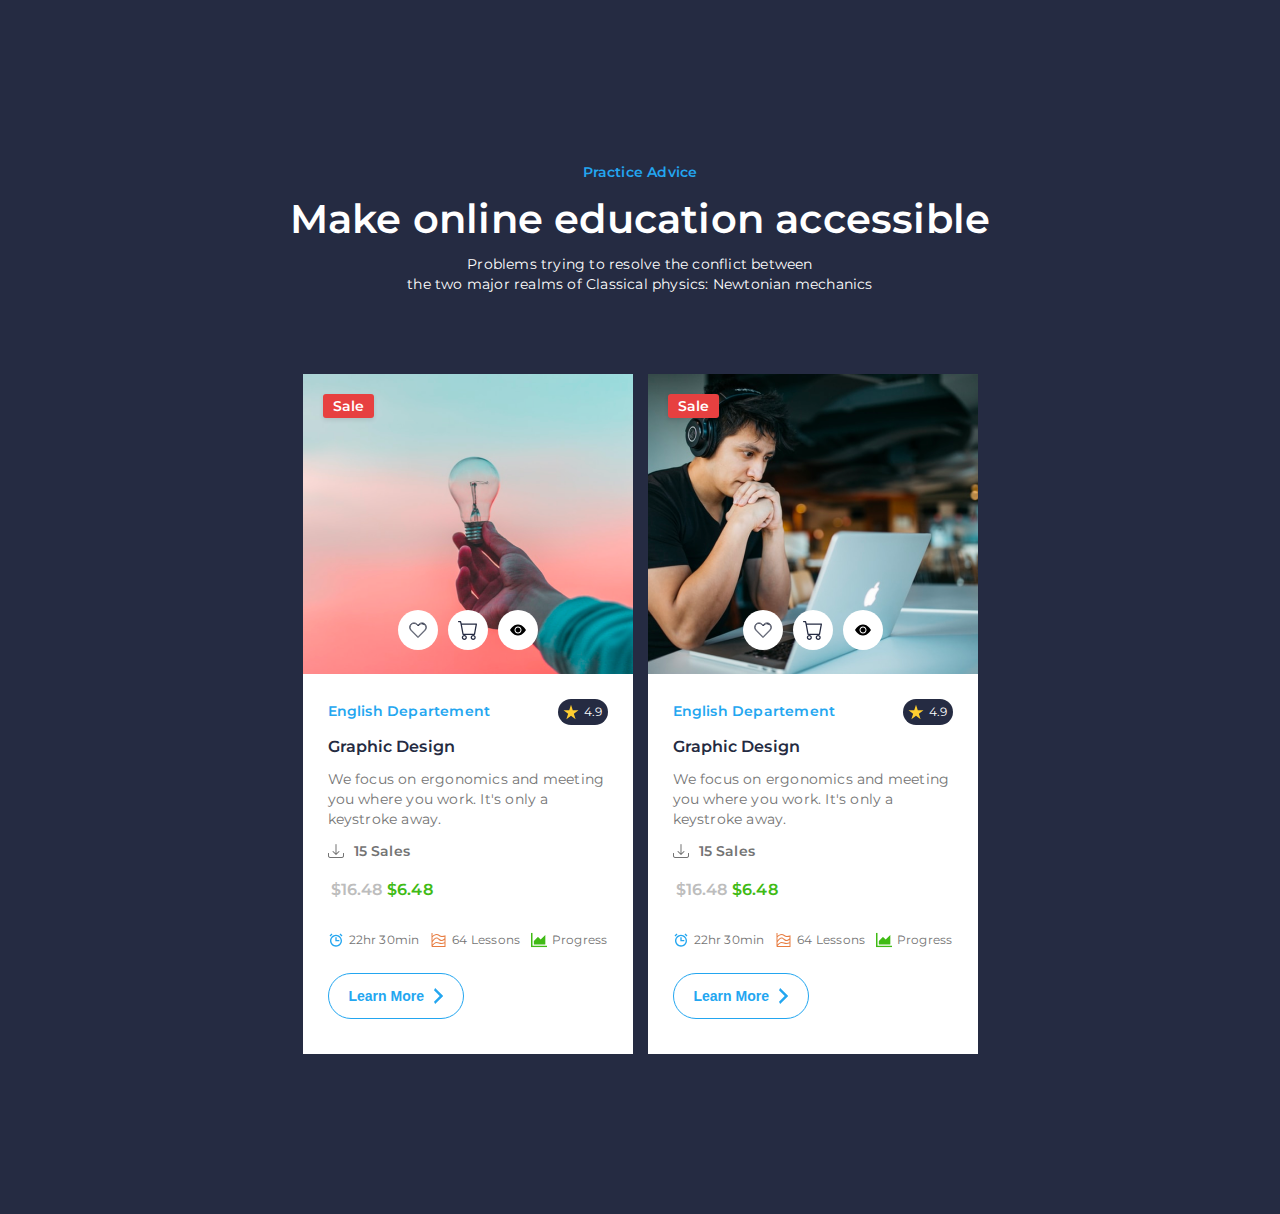
<file: index.html>
<html>
<head>
    <meta charset="UTF-8">
    <meta name="viewport"
          content="width=device-width, user-scalable=no, initial-scale=1.0, maximum-scale=1.0, minimum-scale=1.0">
    <meta http-equiv="X-UA-Compatible" content="ie=edge">
    <link rel="stylesheet" type="text/css" href="assets/styles/font.css">
    <link rel="stylesheet" type="text/css" href="assets/styles/reset.css">
    <link rel="stylesheet" type="text/css" href="assets/styles/style.css">
    <title>Document</title>
</head>
<body>
    <main class="section">
        <div class="section-header section__section-header">
            <span class="section-header__title">Practice Advice</span>
            <span class="section-header__header">Make online education accessible</span>
            <span class="section-header__subheader">
                Problems trying to resolve the conflict between<br />
                the two major realms of Classical physics: Newtonian mechanics
            </span>
        </div>

        <div class="course-carousel section__course-carousel">
            <div class="course-item">
                <div class="course-item__header">
                    <img class="course-item__image" src="assets/images/course-1.png" />
                    <div class="course-item__sale">Sale</div>
                    <div class="course-item__actions">
                        <div class="icon-button">
                            <img class="icon-button__icon" src="assets/icons/like.svg" />
                        </div>
                        <div class="icon-button">
                            <img class="icon-button__icon" src="assets/icons/cart.svg" />
                        </div>
                        <div class="icon-button">
                            <img class="icon-button__icon" src="assets/icons/view.svg"/>
                        </div>
                    </div>
                </div>
                <div class="course-item__content">
                    <div class="course-item__content-header">
                        <span class="course-item__name">English Departement</span>
                        <div class="rating">4.9</div>
                    </div>
                    <span class="course-item__subheader">
                        Graphic Design
                    </span>
                    <p class="course-item__description">
                        We focus on ergonomics and meeting
                        you where you work. It's only a
                        keystroke away.
                    </p>
                    <div class="course-item__sales">
                        <img src="assets/icons/sales.svg" />
                        <span class="course-item__sales-value">15 Sales</span>
                    </div>
                    <div class="course-item__prices">
                        <span class="course-item__price course-item__price_muted">$16.48</span>
                        <span class="course-item__price">$6.48</span>
                    </div>
                    <div class="course-item__info">
                        <div class="course-item__info-item">
                            <img src="assets/icons/clock.svg" />
                            <span class="course-item__info-title">22hr 30min</span>
                        </div>
                        <div class="course-item__info-item">
                            <img src="assets/icons/lessons.svg" />
                            <span class="course-item__info-title">64 Lessons</span>
                        </div>
                        <div class="course-item__info-item">
                            <img src="assets/icons/progress.svg" />
                            <span class="course-item__info-title">Progress</span>
                        </div>
                    </div>
                    <button class="outline-button course-item__outline-button outline-button_arrow">
                        Learn More
                    </button>
                </div>
            </div>
            <div class="course-item">
                <div class="course-item__header">
                    <img class="course-item__image" src="assets/images/course-2.png" />
                    <div class="course-item__sale">Sale</div>
                    <div class="course-item__actions">
                        <div class="icon-button">
                            <img class="icon-button__icon" src="assets/icons/like.svg" />
                        </div>
                        <div class="icon-button">
                            <img class="icon-button__icon" src="assets/icons/cart.svg" />
                        </div>
                        <div class="icon-button">
                            <img class="icon-button__icon" src="assets/icons/view.svg"/>
                        </div>
                    </div>
                </div>
                <div class="course-item__content">
                    <div class="course-item__content-header">
                        <span class="course-item__name">English Departement</span>
                        <div class="rating">4.9</div>
                    </div>
                    <span class="course-item__subheader">
                        Graphic Design
                    </span>
                    <p class="course-item__description">
                        We focus on ergonomics and meeting
                        you where you work. It's only a
                        keystroke away.
                    </p>
                    <div class="course-item__sales">
                        <img src="assets/icons/sales.svg" />
                        <span class="course-item__sales-value">15 Sales</span>
                    </div>
                    <div class="course-item__prices">
                        <span class="course-item__price course-item__price_muted">$16.48</span>
                        <span class="course-item__price">$6.48</span>
                    </div>
                    <div class="course-item__info">
                        <div class="course-item__info-item">
                            <img src="assets/icons/clock.svg" />
                            <span class="course-item__info-title">22hr 30min</span>
                        </div>
                        <div class="course-item__info-item">
                            <img src="assets/icons/lessons.svg" />
                            <span class="course-item__info-title">64 Lessons</span>
                        </div>
                        <div class="course-item__info-item">
                            <img src="assets/icons/progress.svg" />
                            <span class="course-item__info-title">Progress</span>
                        </div>
                    </div>
                    <button class="outline-button course-item__outline-button outline-button_arrow">
                        Learn More
                    </button>
                </div>
            </div>
        </div>
    </main>
</body>
</html>
</file>
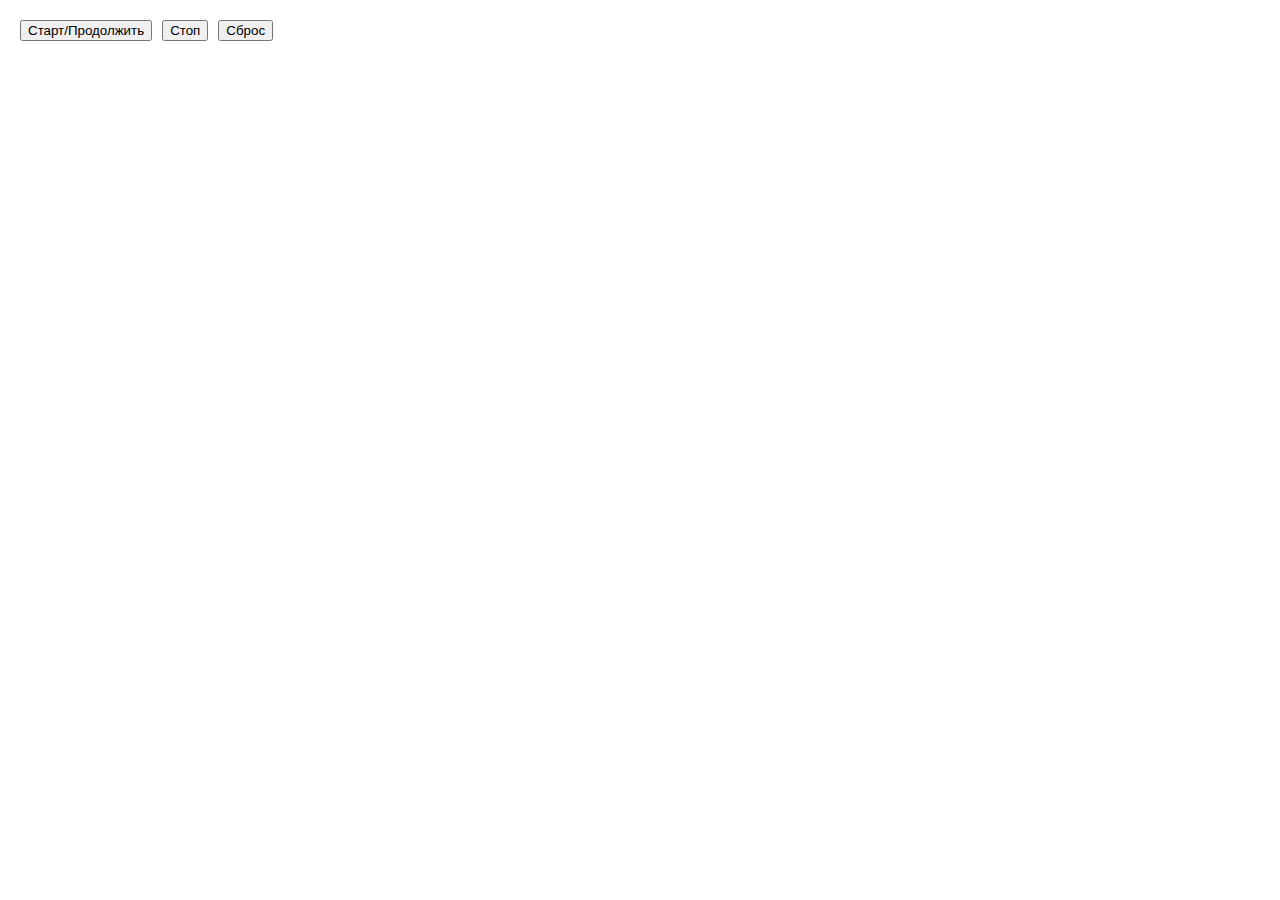
<file: timer.html>
<html>
<head>
    <meta charset="UTF-8">
    <meta name="viewport"
          content="width=device-width, user-scalable=no, initial-scale=1.0, maximum-scale=1.0, minimum-scale=1.0">
    <meta http-equiv="X-UA-Compatible" content="ie=edge">
    <link rel="stylesheet" href="assets/styles/reset.css">
    <link rel="stylesheet" href="assets/styles/timer.css">
    <title>Document</title>
</head>
<body>
    <script src="assets/js/timer.js"></script>
    <div id="timer-container" class="hidden">
        Оставшееся время: <span id="timer-value" class="timer-value"></span> секунд(а)
    </div>
    <div class="buttons">
        <button id="start">Старт/Продолжить</button>
        <button id="stop">Стоп</button>
        <button id="reset">Сброс</button>
    </div>
</body>
</html>
</file>
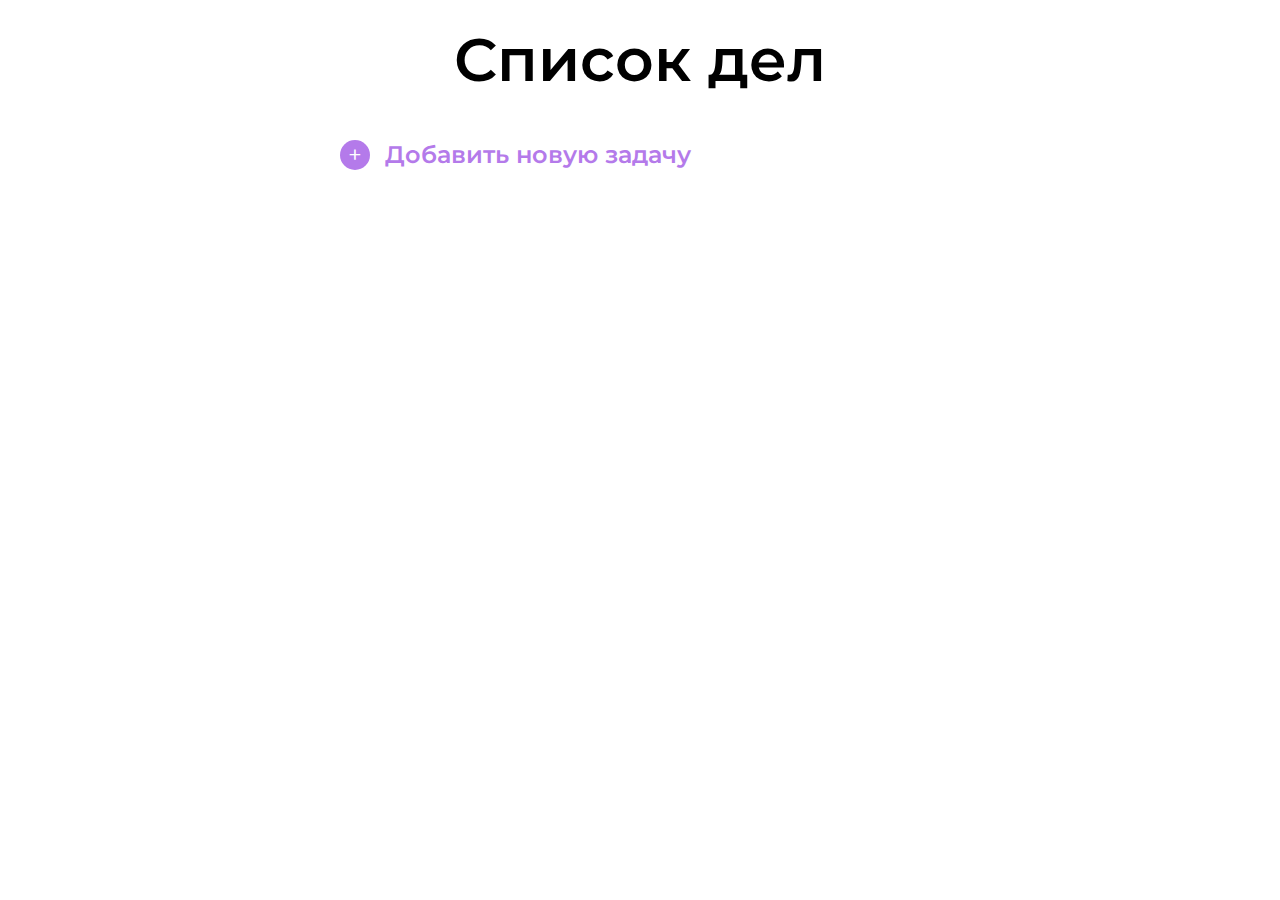
<file: todo.html>
<html>
<head>
    <meta charset="UTF-8">
    <meta name="viewport"
          content="width=device-width, user-scalable=no, initial-scale=1.0, maximum-scale=1.0, minimum-scale=1.0">
    <meta http-equiv="X-UA-Compatible" content="ie=edge">
    <link rel="stylesheet" href="assets/styles/font.css">
    <link rel="stylesheet" href="assets/styles/reset.css">
    <link rel="stylesheet" href="assets/styles/todo.css">
    <title>Document</title>
</head>
<body>
    <div class="wrapper">
        <h1 class="title">Список дел</h1>
        <div class="new-task wrapper__new-task">
            <span class="new-task__icon">+</span>
            <span class="new-task__label" id="new-task-add">Добавить новую задачу</span>
        </div>
        <div class="tasks wrapper__tasks" id="tasks">
<!--            <div class="tasks__item tasks__item_done">-->
<!--                <img class="tasks__item-delete" src="assets/icons/delete-task.svg" />-->
<!--                <span class="tasks__item-done">-->
<!--                    <img class="tasks__item-done-icon" src="assets/icons/task-done.svg" />-->
<!--                </span>-->
<!--                <span class="tasks__item-title">Morning walk</span>-->
<!--            </div>-->
        </div>
    </div>

    <div class="new-task-modal new-task-modal_hidden" id="new-task-modal">
        <div class="new-task-modal__content">
            <label class="new-task-modal__label" for="new-task-title">Название</label>
            <input class="new-task-modal__title" id="new-task-title" type="text">
            <div class="new-task-modal__buttons">
                <button id="new-task-save">Сохранить</button>
                <button id="new-task-cancel">Отменить</button>
            </div>
        </div>
    </div>
    <script src="assets/js/todo.js"></script>
</body>
</html>
</file>
<file: assets/styles/font.css>
@font-face {
    font-family: Montserrat;
    src: url("../fonts/Montserrat-Regular.ttf");
    font-weight: 400;
    font-style: normal;
}

@font-face {
    font-family: Montserrat;
    src: url("../fonts/Montserrat-SemiBold.ttf");
    font-weight: 700;
    font-style: normal;
}
</file>
<file: assets/styles/style.css>
body {
    font-family: Montserrat;
}

.section {
    background-color: #252B42;
    padding: 160px 0;
}

.section-header {
    align-items: center;
    display: flex;
    flex-direction: column;
    /*width: 691px;*/
    letter-spacing: 0.2px;
}

.section__section-header {
    margin: auto;
}

.section-header__title {
    color: #23A6F0;
    font-weight: 700;
    font-size: 14px;
    line-height: 24px;
}

.section-header__header {
    color: white;
    font-size: 40px;
    font-weight: 700;
    line-height: 50px;
    margin: 10px 0;
}

.section-header__subheader {
    color: white;
    font-size: 14px;
    line-height: 20px;
    text-align: center;
}

.section__course-carousel {
    margin-top: 80px;
}

.course-carousel {
    display: flex;
    flex-direction: row;
    gap: 15px;
    justify-content: center;
}


/*----course-item----*/
.course-item {
    width: 330px;
}

.course-item__header {
    position: relative;
}

.course-item__image {
    width: 330px;
    height: 300px;
    object-fit: cover;
}

.course-item__sale {
    background-color: #E74040;
    border-radius: 3px;
    box-shadow: 0px 2px 4px 0px rgba(0, 0, 0, 0.10);
    color: white;
    display: inline-block;
    font-size: 14px;
    font-weight: 700;
    line-height: 24px;
    letter-spacing: 0.2px;
    padding: 0 10px;
    position: absolute;
    top: 20px;
    left: 20px;
}

.course-item__actions {
    bottom: 24px;
    display: flex;
    flex-direction: row;
    gap: 10px;
    justify-content: center;
    position: absolute;
    width: 100%;
}

.course-item__content {
    background-color: white;
    display: flex;
    flex-direction: column;
    gap: 10px;
    padding: 25px 25px 35px 25px;
}

.course-item__content-header {
    display: flex;
    flex-direction: row;
    justify-content: space-between;
}

.course-item__name {
    color: #23A6F0;
    font-size: 14px;
    line-height: 24px;
    font-weight: 700;
    letter-spacing: 0.2px;
}

.course-item__subheader {
    color: #252B42;
    font-size: 16px;
    font-weight: 700;
    letter-spacing: 0.1px;
    line-height: 24px;
}

.course-item__description {
    color: #737373;
    font-size: 14px;
    line-height: 20px;
    letter-spacing: 0.2px;
}

.course-item__sales {
    align-items: center;
    display: flex;
    gap: 10px;
}

.course-item__sales-value {
    color: #737373;
    font-size: 14px;
    font-weight: 700;
    line-height: 24px;
    letter-spacing: 0.2px;
}

.course-item__prices {
    display: flex;
    gap: 5px;
    padding: 5px 3px;
}

.course-item__price {
    color: #40BB15;
    font-size: 16px;
    font-weight: 700;
    line-height: 24px;
    letter-spacing: 0.1px;
}

.course-item__price_muted {
    color: #BDBDBD;
}

.course-item__info {
    display: flex;
    justify-content: space-between;
    padding: 15px 0;
}

.course-item__info-item {
    align-items: center;
    display: flex;
    gap: 5px;
}

.course-item__info-title {
    color: #737373;
    font-size: 12px;
    letter-spacing: 0.2px;
    line-height: 16px;
}

.course-item__outline-button {
    align-self: flex-start;
}
/*--------*/

/*----outline-button----*/
.outline-button {
    align-items: center;
    background-color: white;
    border: 1px solid #23A6F0;
    border-radius: 37px;
    color: #23A6F0;
    display: flex;
    font-size: 14px;
    font-weight: 700;
    gap: 10px;
    line-height: 24px;
    padding: 10px 20px;
}

.outline-button_arrow:after {
    background-image: url('/assets/icons/arrow-right.svg');
    content: '';
    display: inline-block;
    height: 16px;
    width: 9px;
}
/*--------*/

/*----rating----*/
.rating {
    align-items: center;
    background-color: #252B42;
    border-radius: 20px;
    color: white;
    display: flex;
    font-size: 12px;
    letter-spacing: 0.2px;
    line-height: 16px;
    padding: 5px;
}

.rating:before {
    background-image: url('/assets/icons/star.svg');
    content: '';
    height: 16px;
    margin-right: 5px;
    width: 16px;
}
/*--------*/


/*----icon-button----*/
.icon-button {
    align-items: center;
    background-color: white;
    border-radius: 50%;
    cursor: pointer;
    display: flex;
    height: 40px;
    justify-content: center;
    transition: background-color 100ms ease-in;
    width: 40px;
}

.icon-button:hover {
    background-color: #e7e7e7;
}
/*--------*/

@media screen and (max-width: 390px) {
    .section {
        padding: 100px 10px;
    }

    .section-header__header {
        text-align: center;
        font-size: 30px;
        line-height: 40px;
    }

    .course-carousel {
        flex-direction: column;
        align-items: center;
    }
}
</file>
<file: assets/styles/timer.css>
body {
    padding: 20px;
}

.timer-value {
    font-weight: bold;
}

.buttons {
    display: flex;
    gap: 10px;
}

.hidden {
    display: none;
}
</file>
<file: assets/styles/todo.css>
body {
    font-family: Montserrat;
}

.wrapper {
    max-width: 600px;
    margin: auto;
    padding: 30px;
}

.wrapper__new-task {
    margin-top: 50px;
}

.title {
    font-size: 60px;
    font-weight: 700;
    text-align: center;
}

.new-task {
    display: flex;
    align-items: center;
    gap: 15px;
    cursor: pointer;
}

.new-task:hover .new-task__label {
    text-decoration: underline;
}

.new-task__icon {
    align-items: center;
    background-color: #B47AEA;
    border-radius: 50%;
    color: white;
    display: flex;
    font-size: 24px;
    justify-content: center;
    height: 30px;
    width: 30px;
}

.new-task__label {
    color: #B47AEA;
    font-size: 24px;
    font-weight: 700;
}

.new-task-modal {
    align-items: center;
    background-color: #0000008c;
    bottom: 0;
    display: flex;
    justify-content: center;
    left: 0;
    position: absolute;
    right: 0;
    top: 0;
}

.new-task-modal_hidden {
    display: none;
}

.new-task-modal__content {
    background-color: white;
    border-radius: 10px;
    display: flex;
    flex-direction: column;
    gap: 5px;
    padding: 30px;
}

.new-task-modal__title {
    border: 1px solid #868686;
    border-radius: 4px;
    font-size: 24px;
}

.new-task-modal__buttons {
    display: flex;
    gap: 5px;
}

.tasks {
    display: flex;
    flex-direction: column;
    gap: 15px;
}

.wrapper__tasks {
    margin-top: 30px;
}

.tasks__item {
    display: flex;
    align-items: center;
    gap: 10px;
}

.tasks__item-delete {
    cursor: pointer;
}

.tasks__item-done {
    width: 25px;
    height: 25px;
    border: 2px solid #1E9CEA;
    border-radius: 5px;
    cursor: pointer;
}

.tasks__item-done-icon {
    display: none;
    width: 16px;
    height: 16px;
}

.tasks__item-title {
    font-weight: 700;
    font-size: 24px;
}

.tasks__item_done .tasks__item-done {
    background-color: #1E9CEA;
    display: flex;
    justify-content: center;
    align-items: center;
}

.tasks__item_done .tasks__item-done-icon {
    display: inline-block;
}

.tasks__item_done .tasks__item-title {
    text-decoration: line-through;
}
</file>
